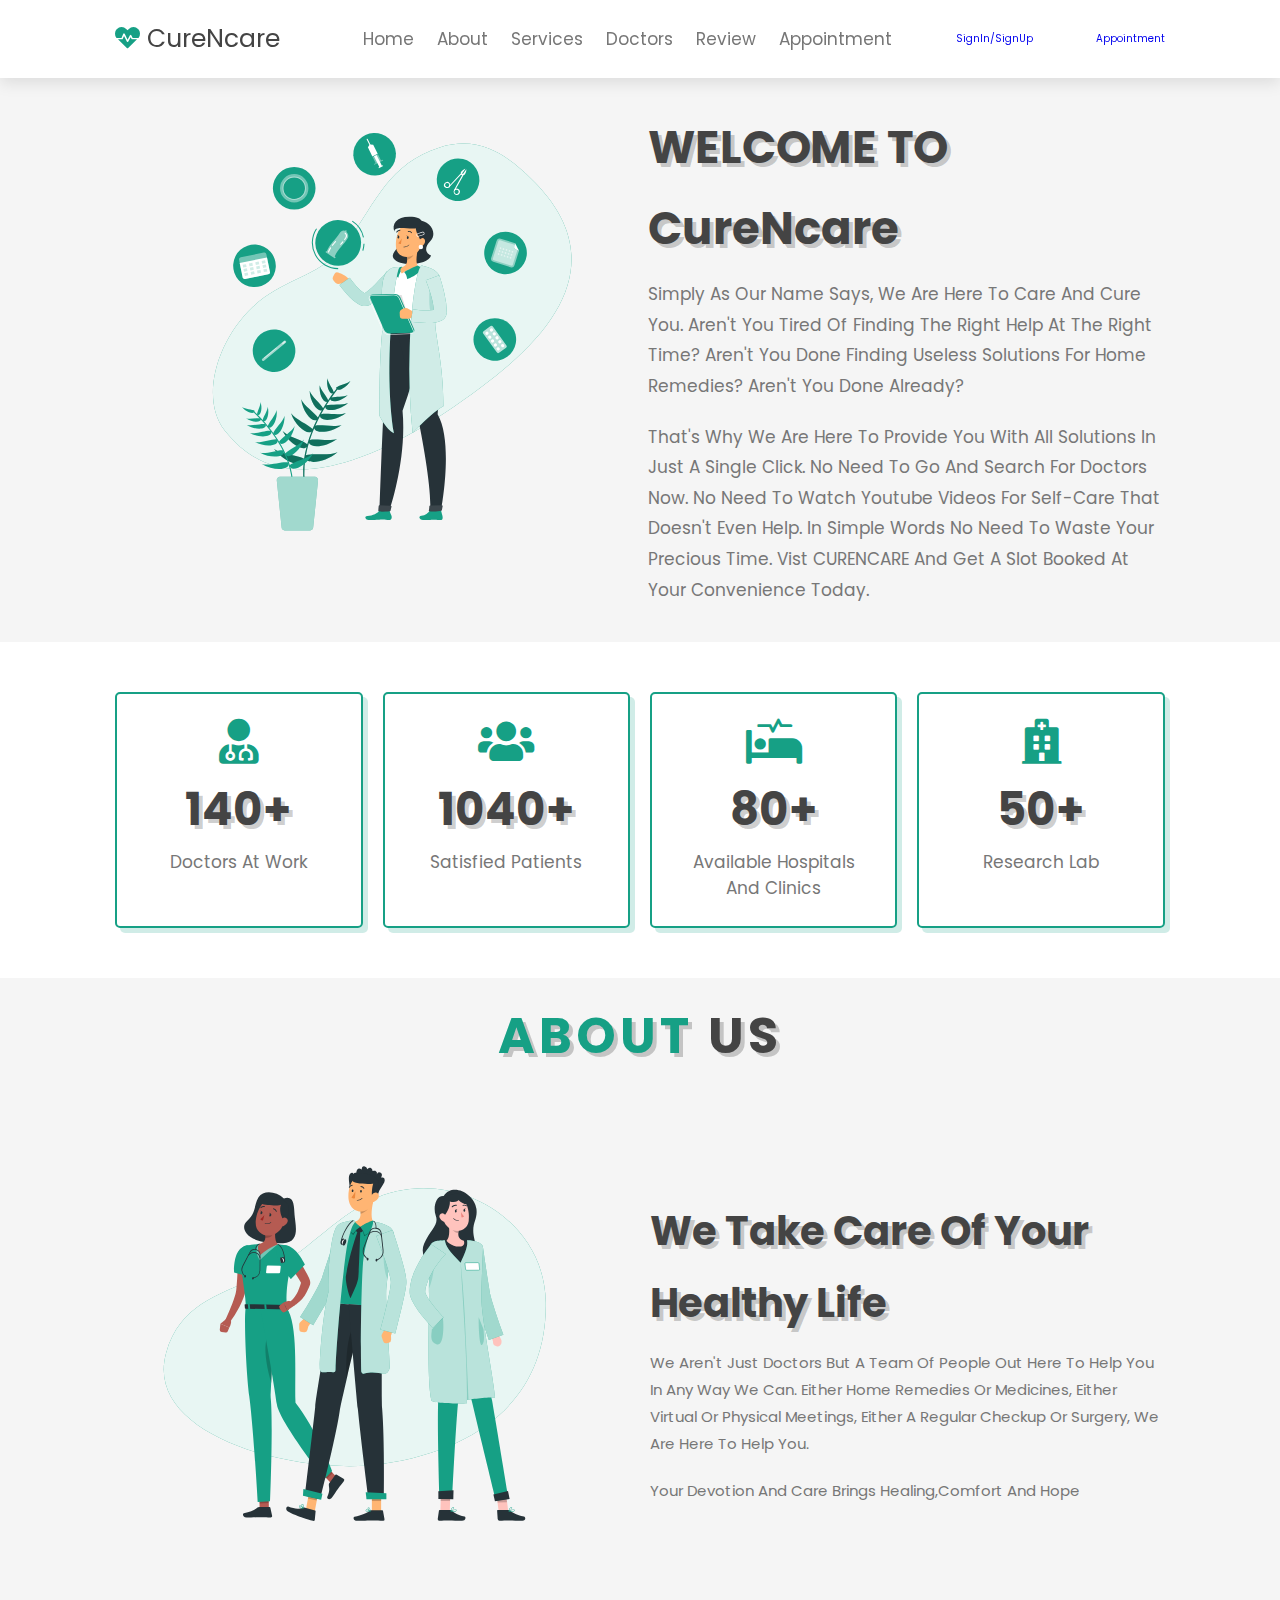
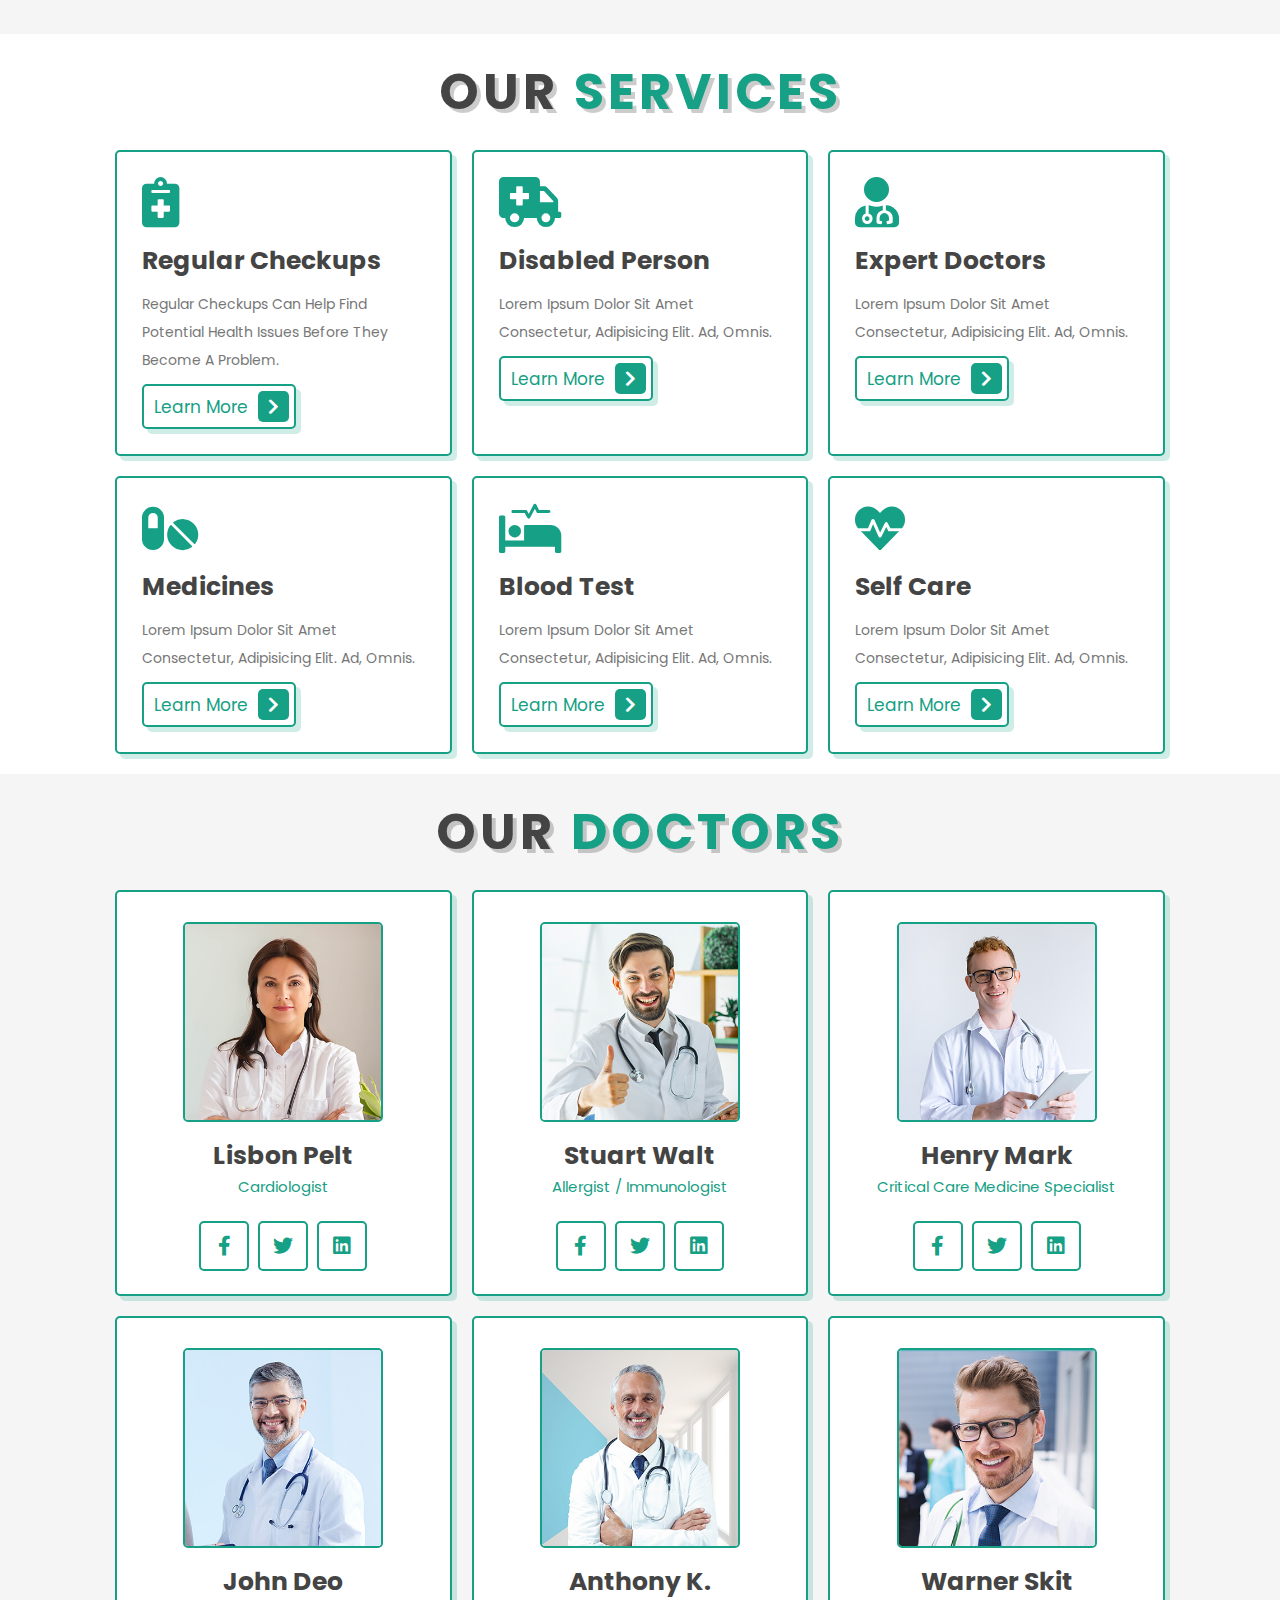
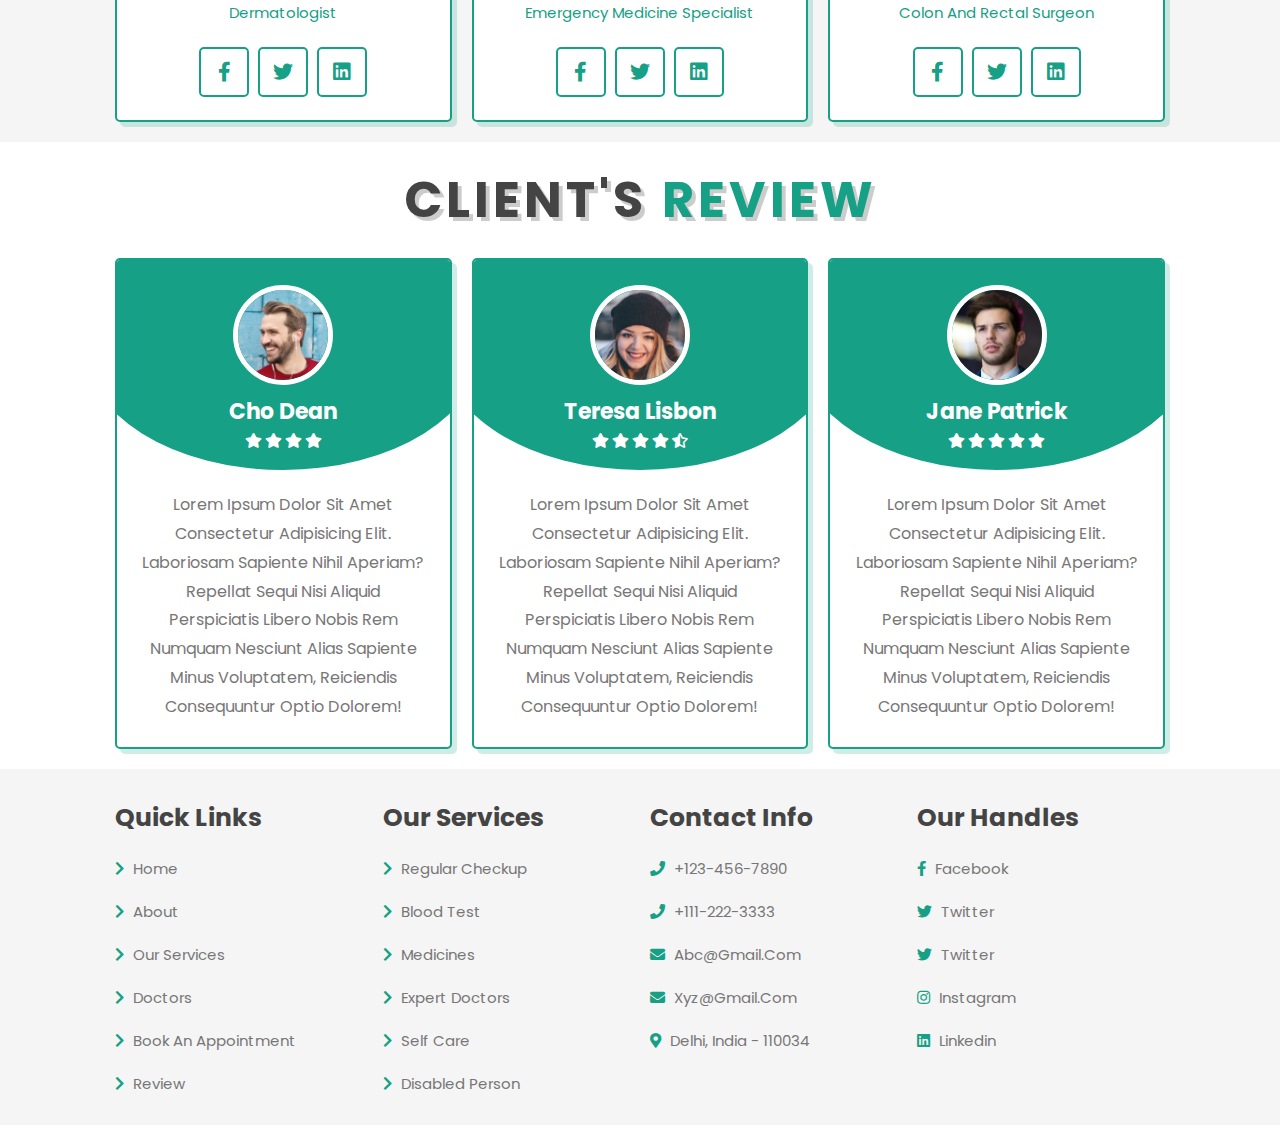
<file: index.html>
<!DOCTYPE html>
<html lang="en">
<head>
    <meta charset="UTF-8">
    <meta http-equiv="X-UA-Compatible" content="IE=edge">
    <meta name="viewport" content="width=device-width, initial-scale=1.0">
    <title>CureNcare </title>

    <link rel="stylesheet" href="https://cdnjs.cloudflare.com/ajax/libs/font-awesome/5.15.4/css/all.min.css">

    <link rel="stylesheet" href="css/style.css">

</head>
<body>
    
<!-- header -->

<header class="header">

    <a href="#" class="logo"> <i class="fas fa-heartbeat"></i> cureNcare </a>

    <nav class="navbar">
        <a href="#home">home</a>
        <a href="#about">about</a>
        <a href="#services">services</a>
        <a href="#doctors">doctors</a>
        <a href="#review">review</a>
        <a href="Appointment.html" >Appointment</a>
        
    </nav>

    <a href="login.html" class="appointment-btn scrollto"><span class="d-none d-md-inline"></span>SignIn/SignUp</a>

    <a href="#book" class="appointment-btn scrollto"><span class="d-none d-md-inline"></span> Appointment</a>

    <div id="menu-btn" class="fas fa-bars"></div>

</header>

<!-- home   -->

<section class="home" id="home">

    <div class="image">
        <img src="image/home-img.svg" alt="">
    </div>

    <div class="content">
        <h3>WELCOME TO CureNcare</h3>
        <p> Simply as our name says, we are here to care and cure you. Aren't you tired of finding the right help at the right time? Aren't you done finding useless solutions for home remedies? Aren't you done already? </p>
        <p>    That's why we are here to provide you with all solutions in just a single click.
            No need to go and search for doctors now. No need to watch youtube videos for self-care that doesn't even help. In simple words no need to waste your precious time. Vist CURENCARE and get a slot booked at your convenience today.</p>
        
        <!-- <a href="#contact info" class="btn"> contact us <span class="fas fa-chevron-right"></span> </a> -->
    </div>

</section>

<!-- icons -->

<section class="icons-container">

    <div class="icons">
        <i class="fas fa-user-md"></i>
        <h3>140+</h3>
        <p>doctors at work</p>
    </div>

    <div class="icons">
        <i class="fas fa-users"></i>
        <h3>1040+</h3>
        <p>satisfied patients</p>
    </div>

    <div class="icons">
        <i class="fas fa-procedures"></i>
        <h3>80+</h3>
        <p>available hospitals and clinics</p>
    </div>

    <div class="icons">
        <i class="fas fa-hospital"></i>
        <h3>50+</h3>
        <p>Research Lab</p>
    </div>

</section>

<!-- about  -->

<section class="about" id="about">

    <h1 class="heading"> <span>about</span> us </h1>

    <div class="row">

        <div class="image">
            <img src="image/about-img.svg" alt="">
        </div>

        <div class="content">
            <h3>we take care of your healthy life</h3>
            <p> We aren't just doctors but a team of people out here to help you in any way we can. Either home remedies or medicines, either virtual or physical meetings, either a regular checkup or surgery, we are here to help you.</p>
            <p>Your devotion and care brings healing,comfort and hope</p>
            <!-- <a href="#" class="btn"> learn more <span class="fas fa-chevron-right"></span> </a> -->
        </div>

    </div>

</section>

<!-- services   -->

<section class="services" id="services">

    <h1 class="heading"> our <span>services</span> </h1>

    <div class="box-container">

        <div class="box">
            <i class="fas fa-notes-medical"></i>
            <h3>regular checkups</h3>
            <p>Regular checkups can help find potential health issues before they become a problem.</p>
            <a href="Checkup.html" class="btn"> learn more <span class="fas fa-chevron-right"></span> </a>
        </div>

        <div class="box">
            <i class="fas fa-ambulance"></i>
            <h3>disabled person</h3>
            <p>Lorem ipsum dolor sit amet consectetur, adipisicing elit. Ad, omnis.</p>
            <a href="#" class="btn"> learn more <span class="fas fa-chevron-right"></span> </a>
        </div>

        <div class="box">
            <i class="fas fa-user-md"></i>
            <h3>expert doctors</h3>
            <p>Lorem ipsum dolor sit amet consectetur, adipisicing elit. Ad, omnis.</p>
            <a href="#" class="btn"> learn more <span class="fas fa-chevron-right"></span> </a>
        </div>

        <div class="box">
            <i class="fas fa-pills"></i>
            <h3>medicines</h3>
            <p>Lorem ipsum dolor sit amet consectetur, adipisicing elit. Ad, omnis.</p>
            <a href="#" class="btn"> learn more <span class="fas fa-chevron-right"></span> </a>
        </div>

        <div class="box">
            <i class="fas fa-procedures"></i>
            <h3>blood test</h3>
            <p>Lorem ipsum dolor sit amet consectetur, adipisicing elit. Ad, omnis.</p>
            <a href="#" class="btn"> learn more <span class="fas fa-chevron-right"></span> </a>
        </div>

        <div class="box">
            <i class="fas fa-heartbeat"></i>
            <h3>self care</h3>
            <p>Lorem ipsum dolor sit amet consectetur, adipisicing elit. Ad, omnis.</p>
            <a href="self care.html" class="btn"> learn more <span class="fas fa-chevron-right"></span> </a>
        </div>

    </div>

</section>


<!-- doctors section starts  -->

<section class="doctors" id="doctors">

    <h1 class="heading"> our <span>doctors</span> </h1>

    <div class="box-container">

        <div class="box">
            <img src="image/doc-1.jpg" alt="">
            <h3>Lisbon Pelt</h3>
            <span>Cardiologist</span>
            <div class="share">
                <a href="#" class="fab fa-facebook-f"></a>
                <a href="#" class="fab fa-twitter"></a>
                <a href="#" class="fab fa-linkedin"></a>
            </div>
        </div>

        <div class="box">
            <img src="image/doc-2.jpg" alt="">
            <h3>Stuart Walt</h3>
            <span>Allergist / Immunologist</span>
            <div class="share">
                <a href="#" class="fab fa-facebook-f"></a>
                <a href="#" class="fab fa-twitter"></a>
                <a href="#" class="fab fa-linkedin"></a>
            </div>
        </div>

        <div class="box">
            <img src="image/doc-3.jpg" alt="">
            <h3>Henry Mark</h3>
            <span>Critical Care Medicine Specialist</span>
            <div class="share">
                <a href="#" class="fab fa-facebook-f"></a>
                <a href="#" class="fab fa-twitter"></a>
                <a href="#" class="fab fa-linkedin"></a>
            </div>
        </div>

        <div class="box">
            <img src="image/doc-4.jpg" alt="">
            <h3>John Deo</h3>
            <span>Dermatologist</span>
            <div class="share">
                <a href="#" class="fab fa-facebook-f"></a>
                <a href="#" class="fab fa-twitter"></a>
                <a href="#" class="fab fa-linkedin"></a>
            </div>
        </div>

        <div class="box">
            <img src="image/doc-5.jpg" alt="">
            <h3>Anthony K.</h3>
            <span>Emergency Medicine Specialist</span>
            <div class="share">
                <a href="#" class="fab fa-facebook-f"></a>
                <a href="#" class="fab fa-twitter"></a>
                <a href="#" class="fab fa-linkedin"></a>
            </div>
        </div>

        <div class="box">
            <img src="image/doc-6.jpg" alt="">
            <h3>Warner Skit</h3>
            <span>Colon and Rectal Surgeon</span>
            <div class="share">
                <a href="#" class="fab fa-facebook-f"></a>
                <a href="#" class="fab fa-twitter"></a>
                <a href="#" class="fab fa-linkedin"></a>
            </div>
        </div>

    </div>

</section>

<!-- doctors section ends -->

<!-- booking section starts   -->



<!-- booking section ends -->

<!-- review section starts  -->

<section class="review" id="review">
    
    <h1 class="heading"> client's <span>review</span> </h1>

    <div class="box-container">

        <div class="box">
            <img src="image/pic-1.png" alt="">
            <h3>Cho Dean</h3>
            <div class="stars">
                <i class="fas fa-star"></i>
                <i class="fas fa-star"></i>
                <i class="fas fa-star"></i>
                <i class="fas fa-star"></i>
            </div>
            <p class="text">Lorem ipsum dolor sit amet consectetur adipisicing elit. Laboriosam sapiente nihil aperiam? Repellat sequi nisi aliquid perspiciatis libero nobis rem numquam nesciunt alias sapiente minus voluptatem, reiciendis consequuntur optio dolorem!</p>
        </div>

        <div class="box">
            <img src="image/pic-2.png" alt="">
            <h3>Teresa Lisbon</h3>
            <div class="stars">
                <i class="fas fa-star"></i>
                <i class="fas fa-star"></i>
                <i class="fas fa-star"></i>
                <i class="fas fa-star"></i>
                <i class="fas fa-star-half-alt"></i>
            </div>
            <p class="text">Lorem ipsum dolor sit amet consectetur adipisicing elit. Laboriosam sapiente nihil aperiam? Repellat sequi nisi aliquid perspiciatis libero nobis rem numquam nesciunt alias sapiente minus voluptatem, reiciendis consequuntur optio dolorem!</p>
        </div>

        <div class="box">
            <img src="image/pic-3.png" alt="">
            <h3>Jane Patrick</h3>
            <div class="stars">
                <i class="fas fa-star"></i>
                <i class="fas fa-star"></i>
                <i class="fas fa-star"></i>
                <i class="fas fa-star"></i>
                <i class="fas fa-star"></i>
            </div>
            <p class="text">Lorem ipsum dolor sit amet consectetur adipisicing elit. Laboriosam sapiente nihil aperiam? Repellat sequi nisi aliquid perspiciatis libero nobis rem numquam nesciunt alias sapiente minus voluptatem, reiciendis consequuntur optio dolorem!</p>
        </div>

    </div>

</section>

<!-- review section ends -->

<!-- <<<<<<< HEAD -->
<!-- blogs section starts  -->

<!-- <section class="blogs" id="blogs">

    <h1 class="heading"> our <span>blogs</span> </h1>

    <div class="box-container">

        <div class="box">
            <div class="image">
                <img src="image/blog-1.jpg" alt="">
            </div>
            <div class="content">
                <div class="icon">
                    <a href="#"> <i class="fas fa-calendar"></i> 1st may, 2021 </a>
                    <a href="#"> <i class="fas fa-user"></i> by admin </a>
                </div>
                <h3>blog title goes here</h3>
                <p>Lorem ipsum, dolor sit amet consectetur adipisicing elit. Provident, eius.</p>
                <a href="#" class="btn"> learn more <span class="fas fa-chevron-right"></span> </a>
            </div>
        </div>

        <div class="box">
            <div class="image">
                <img src="image/blog-2.jpg" alt="">
            </div>
            <div class="content">
                <div class="icon">
                    <a href="#"> <i class="fas fa-calendar"></i> 1st may, 2021 </a>
                    <a href="#"> <i class="fas fa-user"></i> by admin </a>
                </div>
                <h3>blog title goes here</h3>
                <p>Lorem ipsum, dolor sit amet consectetur adipisicing elit. Provident, eius.</p>
                <a href="#" class="btn"> learn more <span class="fas fa-chevron-right"></span> </a>
            </div>
        </div>

        <div class="box">
            <div class="image">
                <img src="image/blog-3.jpg" alt="">
            </div>
            <div class="content">
                <div class="icon">
                    <a href="#"> <i class="fas fa-calendar"></i> 1st may, 2021 </a>
                    <a href="#"> <i class="fas fa-user"></i> by admin </a>
                </div>
                <h3>blog title goes here</h3>
                <p>Lorem ipsum, dolor sit amet consectetur adipisicing elit. Provident, eius.</p>
                <a href="#" class="btn"> learn more <span class="fas fa-chevron-right"></span> </a>
            </div>
        </div>

    </div>

</section> -->

<!-- blogs section ends -->

<!-- ======= -->
<!-- >>>>>>> 74a8797dc038c58c1b6daba6ebe3f56c15f401fd -->
<!-- footer section starts  -->

<section class="footer">

    <div class="box-container">

        <div class="box">
            <h3>quick links</h3>
            <a href="#"> <i class="fas fa-chevron-right"></i> Home </a>
            <a href="#"> <i class="fas fa-chevron-right"></i> About </a>
            <a href="#"> <i class="fas fa-chevron-right"></i> Our Services </a>
            <a href="#"> <i class="fas fa-chevron-right"></i> Doctors </a>
            <a href="#"> <i class="fas fa-chevron-right"></i> Book an Appointment </a>
            <a href="#"> <i class="fas fa-chevron-right"></i> Review </a>
        </div>

        <div class="box">
            <h3>Our Services</h3>
            <a href="#"> <i class="fas fa-chevron-right"></i> Regular Checkup </a>
            <a href="#"> <i class="fas fa-chevron-right"></i> Blood Test </a>
            <a href="#"> <i class="fas fa-chevron-right"></i> Medicines </a>
            <a href="#"> <i class="fas fa-chevron-right"></i> Expert Doctors </a>
            <a href="#"> <i class="fas fa-chevron-right"></i> Self Care </a>
            <a href="#"> <i class="fas fa-chevron-right"></i> Disabled Person </a>
        </div>

        <div class="box">
            <h3>Contact Info</h3>
            <a href="#"> <i class="fas fa-phone"></i> +123-456-7890 </a>
            <a href="#"> <i class="fas fa-phone"></i> +111-222-3333 </a>
            <a href="#"> <i class="fas fa-envelope"></i> abc@gmail.com </a>
            <a href="#"> <i class="fas fa-envelope"></i> xyz@gmail.com </a>
            <a href="#"> <i class="fas fa-map-marker-alt"></i> Delhi, India - 110034 </a>
        </div>

        <div class="box">
            <h3>Our Handles</h3>
            <a href="#"> <i class="fab fa-facebook-f"></i> facebook </a>
            <a href="#"> <i class="fab fa-twitter"></i> twitter </a>
            <a href="#"> <i class="fab fa-twitter"></i> twitter </a>
            <a href="#"> <i class="fab fa-instagram"></i> instagram </a>
            <a href="#"> <i class="fab fa-linkedin"></i> linkedin </a>
        </div>

    </div>

    <!-- <div class="credit"> created by <span>mr. web designer</span> | all rights reserved </div> -->

</section>

<!-- footer section ends --> 
















<!-- custom js file link  -->
<script src="js/script.js"></script>

</body>
</html>
</file>
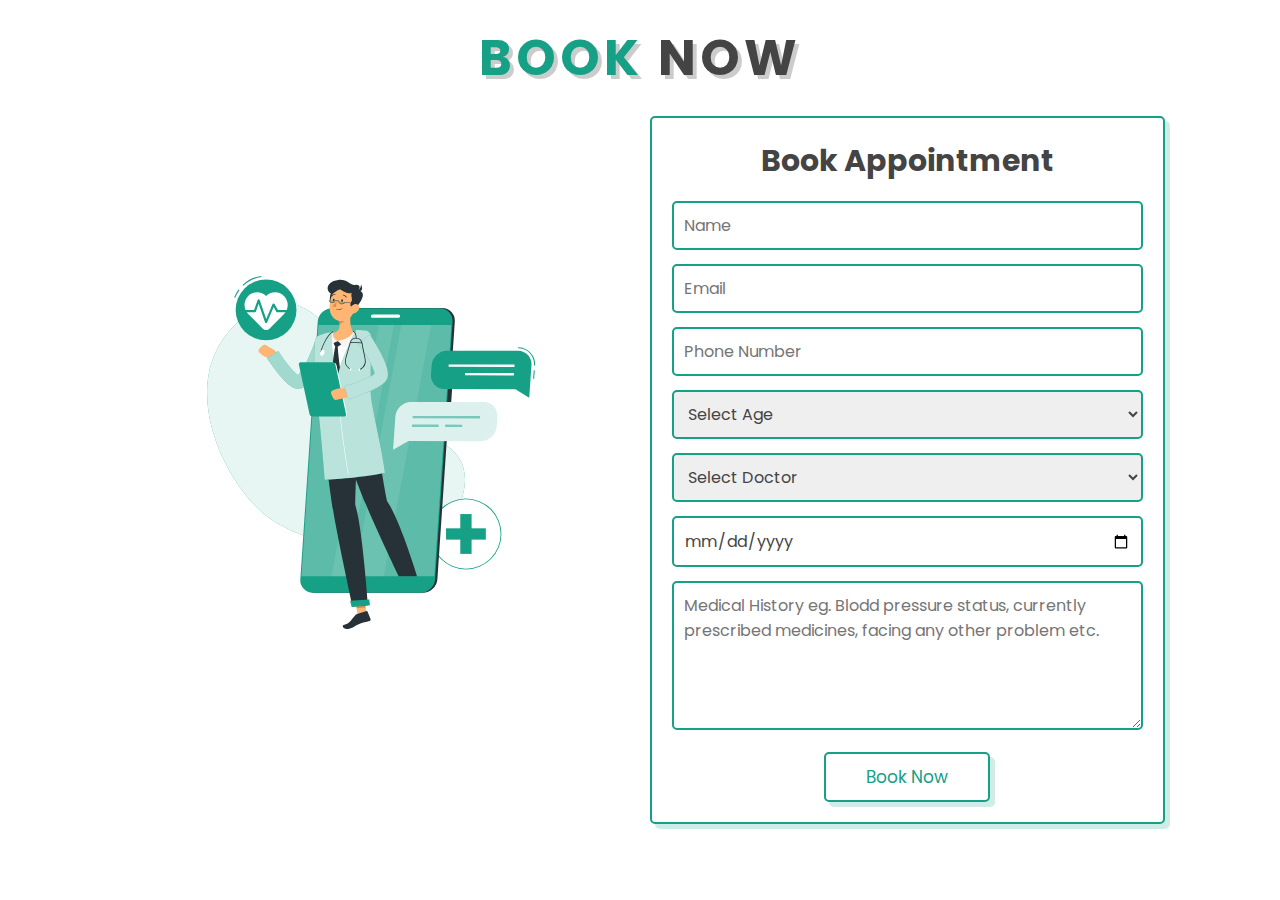
<file: Appointment.html>
<!DOCTYPE html>
<html lang="en">
<head>
    <meta charset="UTF-8">
    <meta http-equiv="X-UA-Compatible" content="IE=edge">
    <meta name="viewport" content="width=device-width, initial-scale=1.0">
    <title>Appointment</title>
    <link rel="stylesheet" href="css/style.css">
</head>
<body>
    <section class="book" id="book">

        <h1 class="heading"> <span>book</span> now </h1>    
    
        <div class="row">
    
            <div class="image">
                <img src="image/book-img.svg" alt="">
            </div>
    
            <form action="">
                <h3>book appointment</h3>
                <input type="text" placeholder="Name" class="box">
                <input type="email" placeholder="Email" class="box">
                <input type="number" placeholder="Phone Number" class="box">
                <div class="col-md-4 form-group mt-3">
                    <select name="age" id="age" class="box">
                      <option value="">Select Age</option>
                      <option value="Department 1">Below 18</option>
                      <option value="Department 2">18-40</option>
                      <option value="Department 3">40 above</option>
                    </select>
                    
                  </div>
                  <div class="col-md-4 form-group mt-3">
                    <select name="doctor" id="doctor" class="box">
                      <option value="">Select Doctor</option>
                      <option value="Doctor 1">Doctor 1</option>
                      <option value="Doctor 2">Doctor 2</option>
                      <option value="Doctor 3">Doctor 3</option>
                    </select>  
                  </div>
                <input type="date" class="box">
                <div class="form-group mt-3">
                    <textarea class="box" name="message" rows="5" placeholder="Medical History eg. Blodd pressure status, currently prescribed medicines, facing any other problem etc."></textarea>
                  </div>
                <input type="submit" value="book now" class="btn">
            </form>
    
        </div>
    
    </section>

<script src="js/script.js"></script>

</body>
</html>
</file>
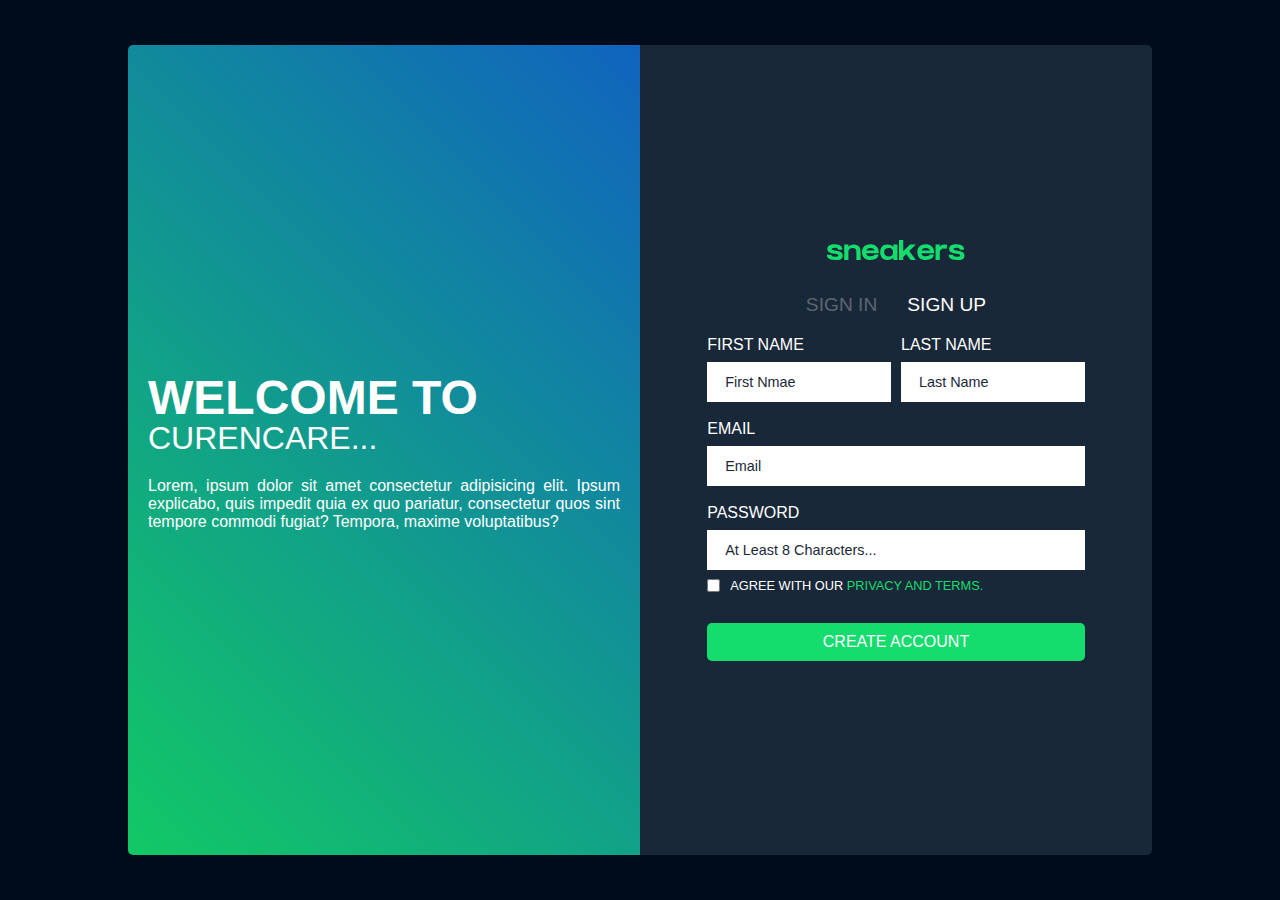
<file: login.html>
<!DOCTYPE html>
<html lang="en">
<head>
    <meta charset="UTF-8">
    <meta http-equiv="X-UA-Compatible" content="IE=edge">
    <meta name="viewport" content="width=device-width, initial-scale=1.0">
    <title>Login</title>
    <link rel="stylesheet" href="css/style1.css">
</head>
<body>
    <div class="container">
        <div class="content">
          <h1>welcome to</h1>
          <h3>CureNcare...</h3>
          <p>
            Lorem, ipsum dolor sit amet consectetur adipisicing elit. Ipsum
            explicabo, quis impedit quia ex quo pariatur, consectetur quos sint
            tempore commodi fugiat? Tempora, maxime voluptatibus?
          </p>
        </div>
        <div class="form-container">
          <div class="logo">
            <svg width="138" height="20" xmlns="http://www.w3.org/2000/svg"><path d="M8.217 20c4.761 0 7.519-.753 7.519-4.606 0-3.4-3.38-4.172-6.66-4.682l-.56-.085-.279-.041-.35-.053c-2.7-.405-3.18-.788-3.18-1.471 0-.478.49-1.331 2.843-1.331 2.455 0 3.493.647 3.493 1.87v.134h4.281v-.133c0-2.389-1.35-5.238-7.774-5.238-5.952 0-7.201 2.584-7.201 4.752 0 3.097 2.763 4.086 7.223 4.675.21.028.433.054.659.081 1.669.197 3.172.42 3.172 1.585 0 1.01-1.615 1.222-3.298 1.222-2.797 0-3.784-.593-3.784-1.92v-.134H.002L0 14.926v.317c.008.79.118 1.913 1.057 2.862C2.303 19.362 4.712 20 8.217 20Zm13.21 0v-7.49c0-2.104.547-4.423 4.176-4.423 3.915 0 3.778 2.777 3.768 4.042V20h4.18v-7.768c0-2.264-.176-7.766-6.732-7.766-2.778 0-4.192.911-5.195 2.28h-.197V4.467H17.22V20h4.207Zm21.959 0c5.094 0 7.787-2.07 8.217-5.405H47.53c-.386 1.02-1.63 1.72-4.143 1.72-2.721 0-3.962-1.03-4.25-3.106h12.527c.24-2.13-.029-5.417-3.026-7.44v.005c-1.312-.915-3.056-1.465-5.251-1.465-5.24 0-8.336 2.772-8.336 7.845 0 5.17 3.02 7.846 8.336 7.846Zm4.099-9.574h-8.188c.486-1.574 1.764-2.431 4.089-2.431 2.994 0 3.755 1.267 4.099 2.431ZM70.499 20V4.457H66.29V6.74h-.176c-1.053-1.377-2.809-2.283-5.677-2.283-6.433 0-7.225 5.293-7.253 7.635v.137c0 2.092.732 7.771 7.241 7.771 2.914 0 4.684-.818 5.734-2.169h.131V20H70.5Zm-8.854-3.623c-3.996 0-4.447-3.032-4.447-4.148 0-1.21.426-4.148 4.455-4.148 3.631 0 4.374 2.044 4.374 4.148 0 2.35-.742 4.148-4.382 4.148ZM88.826 20l-6.529-9.045 6.588-6.488h-5.827l-6.836 6.756V0h-4.187v19.954h4.187V16.94l3.02-2.976L83.6 20h5.226Zm9.9 0c5.094 0 7.786-2.07 8.217-5.405h-4.074c-.387 1.02-1.63 1.72-4.143 1.72-2.721 0-3.962-1.03-4.25-3.106h12.527c.24-2.13-.029-5.417-3.026-7.44v.005c-1.312-.915-3.057-1.465-5.251-1.465-5.24 0-8.336 2.772-8.336 7.845 0 5.17 3.02 7.846 8.336 7.846Zm4.098-9.574h-8.187c.485-1.574 1.763-2.431 4.089-2.431 2.994 0 3.755 1.267 4.098 2.431ZM112.76 20v-6.97c0-2.103.931-4.542 4.05-4.542 1.33 0 2.393.236 2.785.346l.67-3.976c-.728-.16-1.626-.392-2.757-.392-2.665 0-3.622.794-4.486 2.282h-.262V4.466h-4.21V20h4.21Zm17.221 0c4.761 0 7.519-.753 7.519-4.606 0-3.4-3.38-4.172-6.66-4.682l-.56-.085-.279-.041-.349-.053c-2.701-.405-3.181-.788-3.181-1.471 0-.478.49-1.331 2.843-1.331 2.455 0 3.493.647 3.493 1.87v.134h4.282v-.133c0-2.389-1.35-5.238-7.775-5.238-5.952 0-7.201 2.584-7.201 4.752 0 3.097 2.763 4.086 7.224 4.675.21.028.432.054.658.081 1.669.197 3.172.42 3.172 1.585 0 1.01-1.615 1.222-3.298 1.222-2.796 0-3.784-.593-3.784-1.92v-.134h-4.319l-.001.301v.317c.008.79.117 1.913 1.056 2.862 1.246 1.257 3.655 1.895 7.16 1.895Z" fill="#14dd6d" fill-rule="nonzero"/></svg>
          </div>
          <ul>
            <li>sign in</li>
            <li class="active">sign up</li>
          </ul>
  
          <form action="" class="signin">
            <div class="form-group">
              <label for="user">username</label>
              <input type="text" id="user" placeholder="enter your username...">
            </div>
            <div class="form-group">
              <label for="pass">password</label>
              <input type="password" id="pass" placeholder="enter your password...">
            </div>
            <div class="form-group">
              <span>
                <input type="checkbox" id="remeber">
              <label for="remeber">remember me</label>
              </span>
              <a href="#">forget password?</a>
            </div>
            <button>sign in</button>
          </form>
  
          <form action="" class="signup active">
            <div class="form-group" id="firstName">
              <label for="fname">first name</label>
              <input type="text" id="fname" placeholder="First Nmae">
            </div>
            <div class="form-group" id="lastName">
              <label for="lname">last name</label>
              <input type="text" id="lname" placeholder="Last Name">
            </div>
            <div class="form-group">
              <label for="email">email</label>
              <input type="text" id="email" placeholder="Email">
            </div>
            <div class="form-group">
              <label for="pass">password</label>
              <input type="password" id="pass" placeholder="at least 8 characters...">
            </div>
            <div class="form-group">
                <input type="checkbox" id="agree">
                <label for="agree">Agree with our
                  <a href="#">privacy and terms.</a>
                </label>
            </div>
            <button>create account</button>
          </form>
        </div>
      </div>

      <script src="js/script1.js"></script>
</body>
</html>
</file>
<file: css/style.css>
@import url('https://fonts.googleapis.com/css2?family=Poppins:wght@100;200;300;400;500;600;700&display=swap');

:root{
    --green:#16a085;
    --black:#444;
    --light-color:#777;
    --box-shadow:.5rem .5rem 0 rgba(22, 160, 133, .2);
    --text-shadow:.4rem .4rem 0 rgba(0, 0, 0, .2);
    --border:.2rem solid var(--green);
}

*{
    font-family: 'Poppins', sans-serif;
    margin:0; padding: 0;
    box-sizing: border-box;
    outline: none; border: none;
    text-transform: capitalize;
    transition: all .2s ease-out;
    text-decoration: none;
}

html{
    font-size: 62.5%;
    overflow-x: hidden;
    scroll-padding-top: 7rem;
    scroll-behavior: smooth;
}

section{
    padding:2rem 9%;
}

section:nth-child(even){
    background: #f5f5f5;
}

.heading{
    text-align: center;
    padding-bottom: 2rem;
    text-shadow: var(--text-shadow);
    text-transform: uppercase;
    color:var(--black);
    font-size: 5rem;
    letter-spacing: .4rem;
}

.heading span{
    text-transform: uppercase;
    color:var(--green);
}

.btn{
    display: inline-block;
    margin-top: 1rem;
    padding: .5rem;
    padding-left: 1rem;
    border:var(--border);
    border-radius: .5rem;
    box-shadow: var(--box-shadow);
    color:var(--green);
    cursor: pointer;
    font-size: 1.7rem;
    background: #fff;
}

.btn span{
    padding:.7rem 1rem;
    border-radius: .5rem;
    background: var(--green);
    color:#fff;
    margin-left: .5rem;
}

.btn:hover{
    background: var(--green);
    color:#fff;
}

.btn:hover span{
    color: var(--green);
    background:#fff;
    margin-left: 1rem;
}

.header{
    padding:2rem 9%;
    position: fixed;
    top:0; left: 0; right: 0;
    z-index: 1000;
    box-shadow: 0 .5rem 1.5rem rgba(0, 0, 0, .1);
    display: flex;
    align-items: center;
    justify-content: space-between;
    background: #fff;
}

.header .logo{
    font-size: 2.5rem;
    color: var(--black);
}

.header .logo i{
    color: var(--green);
}

.header .navbar a{
    font-size: 1.7rem;
    color: var(--light-color);
    margin-left: 2rem;
}

.header .navbar a:hover{
    color: var(--green);
}

#menu-btn{
    font-size: 2.5rem;
    border-radius: .5rem;
    background: #eee;
    color:var(--green);
    padding: 1rem 1.5rem;
    cursor: pointer;
    display: none;
}

.home{
    display: flex;
    align-items: center;
    flex-wrap: wrap;
    gap:1.5rem;
    padding-top: 10rem;
}

.home .image{
    flex:1 1 45rem;
}

.home .image img{
    width: 100%;
}

.home .content{
    flex:1 1 45rem;
}

.home .content h3{
    font-size: 4.5rem;
    color:var(--black);
    line-height: 1.8;
    text-shadow: var(--text-shadow);
}

.home .content p{
    font-size: 1.7rem;
    color:var(--light-color);
    line-height: 1.8;
    padding: 1rem 0;
}

.icons-container{
    display: grid;
    gap:2rem;
    grid-template-columns: repeat(auto-fit, minmax(20rem, 1fr));
    padding-top: 5rem;
    padding-bottom: 5rem;
}

.icons-container .icons{
    border:var(--border);
    box-shadow: var(--box-shadow);
    border-radius: .5rem;
    text-align: center;
    padding: 2.5rem;
}

.icons-container .icons i{
    font-size: 4.5rem;
    color:var(--green);
    padding-bottom: .7rem;
}

.icons-container .icons h3{
    font-size: 4.5rem;
    color:var(--black);
    padding: .5rem 0;
    text-shadow: var(--text-shadow);
}

.icons-container .icons p{
    font-size: 1.7rem;
    color:var(--light-color);
}

.services .box-container{
    display: grid;
    grid-template-columns: repeat(auto-fit, minmax(27rem, 1fr));
    gap:2rem;
}

.services .box-container .box{
    background:#fff;
    border-radius: .5rem;
    box-shadow: var(--box-shadow);
    border:var(--border);
    padding: 2.5rem;
}

.services .box-container .box i{
    color: var(--green);
    font-size: 5rem;
    padding-bottom: .5rem;
}

.services .box-container .box h3{
    color: var(--black);
    font-size: 2.5rem;
    padding:1rem 0;
}

.services .box-container .box p{
    color: var(--light-color);
    font-size: 1.4rem;
    line-height: 2;
}

.about .row{
    display: flex;
    align-items: center;
    flex-wrap: wrap;
    gap:2rem;
}

.about .row .image{
    flex:1 1 45rem;
}

.about .row .image img{
    width: 100%;
}

.about .row .content{
    flex:1 1 45rem;
}

.about .row .content h3{
    color: var(--black);
    text-shadow: var(--text-shadow);
    font-size: 4rem;
    line-height: 1.8;
}

.about .row .content p{
    color: var(--light-color);
    padding:1rem 0;
    font-size: 1.5rem;
    line-height: 1.8;
}

.doctors .box-container{
    display: grid;
    grid-template-columns: repeat(auto-fit, minmax(30rem, 1fr));
    gap:2rem;
}

.doctors .box-container .box{
    text-align: center;
    background:#fff;
    border-radius: .5rem;
    border:var(--border);
    box-shadow: var(--box-shadow);
    padding:2rem;
}

.doctors .box-container .box img{
    height: 20rem;
    border:var(--border);
    border-radius: .5rem;
    margin-top: 1rem;
    margin-bottom: 1rem;
}

.doctors .box-container .box h3{
    color:var(--black);
    font-size: 2.5rem;
}

.doctors .box-container .box span{
    color:var(--green);
    font-size: 1.5rem;
}

.doctors .box-container .box .share{
    padding-top: 2rem;
}

.doctors .box-container .box .share a{
    height: 5rem;
    width: 5rem;
    line-height: 4.5rem;
    font-size: 2rem;
    color:var(--green);
    border-radius: .5rem;
    border:var(--border);
    margin:.3rem;
}

.doctors .box-container .box .share a:hover{
    background:var(--green);
    color:#fff;
    box-shadow: var(--box-shadow);
}

.book .row{
    display: flex;
    align-items: center;
    flex-wrap: wrap;
    gap:2rem;
}
 
.book .row .image{
    flex:1 1 45rem;
}

.book .row .image img{
    width: 100%;
}

.book .row form{
    flex:1 1 45rem;
    background: #fff;
    border:var(--border);
    box-shadow: var(--box-shadow);
    text-align: center;
    padding: 2rem;
    border-radius: .5rem;
}

.book .row form h3{
    color:var(--black);
    padding-bottom: 1rem;
    font-size: 3rem;
}

.book .row form .box{
    width: 100%;
    margin:.7rem 0;
    border-radius: .5rem;
    border:var(--border);
    font-size: 1.6rem;
    color: var(--black);
    text-transform: none;
    padding: 1rem;
}

.book .row form .btn{
    padding:1rem 4rem;
}

.review .box-container{
    display: grid;
    grid-template-columns: repeat(auto-fit, minmax(27rem, 1fr));
    gap:2rem;
}

.review .box-container .box{
    border:var(--border);
    box-shadow: var(--box-shadow);
    border-radius: .5rem;
    padding:2.5rem;
    background: #fff;
    text-align: center;
    position: relative;
    overflow: hidden;
    z-index: 0;
}

.review .box-container .box img{
    height: 10rem;
    width: 10rem;
    border-radius: 50%;
    object-fit: cover;
    border:.5rem solid #fff;
}

.review .box-container .box h3{
    color:#fff;
    font-size: 2.2rem;
    padding:.5rem 0;
}

.review .box-container .box .stars i{
    color:#fff;
    font-size: 1.5rem;
}

.review .box-container .box .text{
    color:var(--light-color);
    line-height: 1.8;
    font-size: 1.6rem;
    padding-top: 4rem;
}

.review .box-container .box::before{
    content: '';
    position: absolute;
    top:-4rem; left: 50%;
    transform:translateX(-50%);
    background:var(--green);
    border-bottom-left-radius: 50%;
    border-bottom-right-radius: 50%;
    height: 25rem;
    width: 120%;
    z-index: -1;
}

.blogs .box-container{
    display: grid;
    grid-template-columns: repeat(auto-fit, minmax(30rem, 1fr));
    gap:2rem;
}

.blogs .box-container .box{
    border:var(--border);
    box-shadow: var(--box-shadow);
    border-radius: .5rem;
    padding: 2rem;
}

.blogs .box-container .box .image{
    height: 20rem;
    overflow:hidden;
    border-radius: .5rem;
}

.blogs .box-container .box .image img{
    height: 100%;
    width: 100%;
    object-fit: cover;
}

.blogs .box-container .box:hover .image img{
    transform:scale(1.2);
}

.blogs .box-container .box .content{
    padding-top: 1rem;
}

.blogs .box-container .box .content .icon{
    padding: 1rem 0;
    display: flex;
    align-items: center;
    justify-content: space-between;
}

.blogs .box-container .box .content .icon a{
    font-size: 1.4rem;
    color: var(--light-color);
}

.blogs .box-container .box .content .icon a:hover{
    color:var(--green);
}

.blogs .box-container .box .content .icon a i{
    padding-right: .5rem;
    color: var(--green);
}

.blogs .box-container .box .content h3{
    color:var(--black);
    font-size: 3rem;
}

.blogs .box-container .box .content p{
    color:var(--light-color);
    font-size: 1.5rem;
    line-height: 1.8;
    padding:1rem 0;
}

.footer .box-container{
    display: grid;
    grid-template-columns: repeat(auto-fit, minmax(22rem, 1fr));
    gap:2rem;
}

.footer .box-container .box h3{
    font-size: 2.5rem;
    color:var(--black);
    padding: 1rem 0;
}

.footer .box-container .box a{
    display: block;
    font-size: 1.5rem;
    color:var(--light-color);
    padding: 1rem 0;
}

.footer .box-container .box a i{
    padding-right: .5rem;
    color:var(--green);
}

.footer .box-container .box a:hover i{
    padding-right:2rem;
}

.footer .credit{
    padding: 1rem;
    padding-top: 2rem;
    margin-top: 2rem;
    text-align: center;
    font-size: 2rem;
    color:var(--light-color);
    border-top: .1rem solid rgba(0, 0, 0, .1);
}

.footer .credit span{
    color:var(--green);
}









/* media queries  */
@media (max-width:991px){

    html{
        font-size: 55%;
    }

    .header{
        padding: 2rem;
    }

    section{
        padding:2rem;
    }

}

@media (max-width:768px){

    #menu-btn{
        display: initial;
    }

    .header .navbar{
        position: absolute;
        top:115%; right: 2rem;
        border-radius: .5rem;
        box-shadow: var(--box-shadow);
        width: 30rem;
        border: var(--border);
        background: #fff;
        transform: scale(0);
        opacity: 0;
        transform-origin: top right;
        transition: none;
    }

    .header .navbar.active{
        transform: scale(1);
        opacity: 1;
        transition: .2s ease-out;
    }

    .header .navbar a{
        font-size: 2rem;
        display: block;
        margin:2.5rem;
    }

}

@media (max-width:450px){

    html{
        font-size: 50%;
    }

}
</file>
<file: css/style1.css>
* {
    margin: 0;
    padding: 0;
    box-sizing: border-box;
    user-select: none;
  }
  
  :root {
    --mc: #192838;
    --pc: #000C1C;
    --green: #14dd6d;
    --wc: rgba(255, 255, 255, 1);
    --gc: rgba(255, 255, 255, 0.3);
    --gdt: linear-gradient(45deg, rgb(18, 109, 208, 0.9), rgb(20, 221, 109.0.9));
    --shdw: 5px 5px 25px rgba(0, 0, 0, 0.2);
    --trns: 0.5s ease-in-out
  }
  
  @import url(https://fonts.googleapis.com/css2?family=Poppins:wght@100;200;300;400;500;600;800;900&display=swap);
  
  body {
    font-family: 'Poppins', sans-serif;
    background-color: var(--pc);
    width: 100%;
    height: 100vh;
    display: flex;
    align-items: center;
    justify-content: center;
  }
  
  ul {
    list-style: none;
  }
  
  a {
    text-decoration: none;
    color: var(--green);
  }
  
  .container {
    width: 80vw;
    min-width: 425px;
    height: 90vh;
    overflow: hidden;
    border-radius: 5px;
    display: flex;
    flex-direction: row;
    flex-wrap: nowrap;
    background: var(--c);
  }
  
  .content,
  .form-container {
    width: 50%;
    padding: 20px;
  }
  
  .content {
    display: flex;
    flex-direction: column;
    align-items: start;
    justify-content: center;
    background: linear-gradient(45deg, rgb(20, 221, 109, 0.9), rgb(18, 109, 208, 0.9)), url("https://images.pexels.com/photos/4482900/pexels-photo-4482900.jpeg?auto=compress&cs=tinysrgb&dpr=2&h=750&w=1260");
    background-size: cover;
    height: 100%;
    color: var(--wc);
  }
  
  h1 {
    text-transform: uppercase;
    font-size: 3rem;
    margin-bottom: 15px;
  }
  
  h3 {
    text-transform: uppercase;
    font-size: 2rem;
    font-weight: 300;
    margin-top: -20px;
  }
  
  p {
    margin-top: 20px;
    text-align: justify;
  }
  
  .form-container {
    background-color: var(--mc);
    overflow: hidden;
    display: flex;
    flex-direction: column;
    justify-content: center;
    align-items: center;
  }
  
  .logo {
    margin-bottom: 30px;
  }
  
  ul {
    display: flex;
    gap: 30px;
  }
  
  li {
    color: var(--gc);
    text-transform: uppercase;
    font-size: 1.2rem;
    cursor: pointer;
    transition: var(--trns) color;
    -webkit-transition: var(--trns) color;
    -moz-transition: var(--trns) color;
    -ms-transition: var(--trns) color;
    -o-transition: var(--trns) color;
  }
  
  li.active {
    color: var(--wc);
  }
  
  form {
    display: none;
    flex-flow: row wrap;
    gap: 10px;
    width: 80%;
    margin-top: 20px;
  }
  
  form.active {
    display: flex;
  }
  
  .form-group {
    width: 100%;
  }
  
  .form-group:last-of-type {
    display: flex;
    align-items: center;
    justify-content: space-between;
    font-size: 0.8rem;
    margin-top: -10px;
    margin-bottom: 20px;
  }
  
  #firstName,
  #lastName {
    flex: 0.5;
    width: 100%;
  }
  
  .form-group span {
    display: flex;
    align-items: center;
    justify-content: center;
    gap: 10px;
  }
  
  
  label {
    display: block;
    color: var(--wc);
    text-transform: uppercase;
  }
  
  input {
    margin: 8px auto;
    border: 2px solid transparent;
    transition: var(--trns) border;
    -webkit-transition: var(--trns) border;
    -moz-transition: var(--trns) border;
    -ms-transition: var(--trns) border;
    -o-transition: var(--trns) border;
    
  }
  
  input::placeholder {
    color: var(--mc);
    text-transform: capitalize;
    font-size: 0.9rem;
  }
  
  input:focus {
    border: 2px solid var(--green);
    outline: none;
    color: var(--mc);
  }
  
  input:checked {
    background-color: #14dd6d;
  }
  
  input:not(input[type="checkbox"]),
  button {
    font-size: 0.9rem;
    padding: 10px 16px;
    width: 100%;
    display: block;
  }
  
  button {
    background-color: var(--green);
    border: none;
    border-radius: 5px;
    color: var(--wc);
    font-size: 1rem;
    text-transform: uppercase;
    cursor: pointer;
    transition: opacity var(--trns);
    -webkit-transition: opacity var(--trns);
    -moz-transition: opacity var(--trns);
    -ms-transition: opacity var(--trns);
    -o-transition: opacity var(--trns);
  }
  
  button:hover {
    opacity: 0.9;
  }
  
  .signup div:last-of-type {
    display: flex;
    align-items: center;
    justify-content: start;
    gap: 10px;
  }
  
  #agree {
    margin: 0;
  }
  
  @media (max-width:991px) {
    .container{
      width: 90%;
    }
    form{
      width: 100%;
    }
    #firstName,
    #lastName {
      width: 100%;
      flex: 1;
    }
  }
  @media (max-width:768px) {
    .container{
      width: 90vw;
      height: 90vh;
    }
    .content{
      display: none;
    }
    .form-container{
      width: 100%;
      height: 100%;
      display: flex;
      justify-content: center;
      align-items: center;
    }
    form{
      width: 100%;
    }
    button{
      width: 200px;
      margin: 0 auto;
    }
  }
  
  @media(max-width:425px){
    .container{
      width: 100vw;
      height: 100vh;
      border-radius: 0;
      justify-content: center;
      align-items: center;
      gap: 0;
    }
    .form-container{
      width: 100%;
      height: 100%;
    }
    form{
      flex-direction: column;
    }
    .form-group{
      width: 100%;
      flex: 1;
    }
  }
</file>
